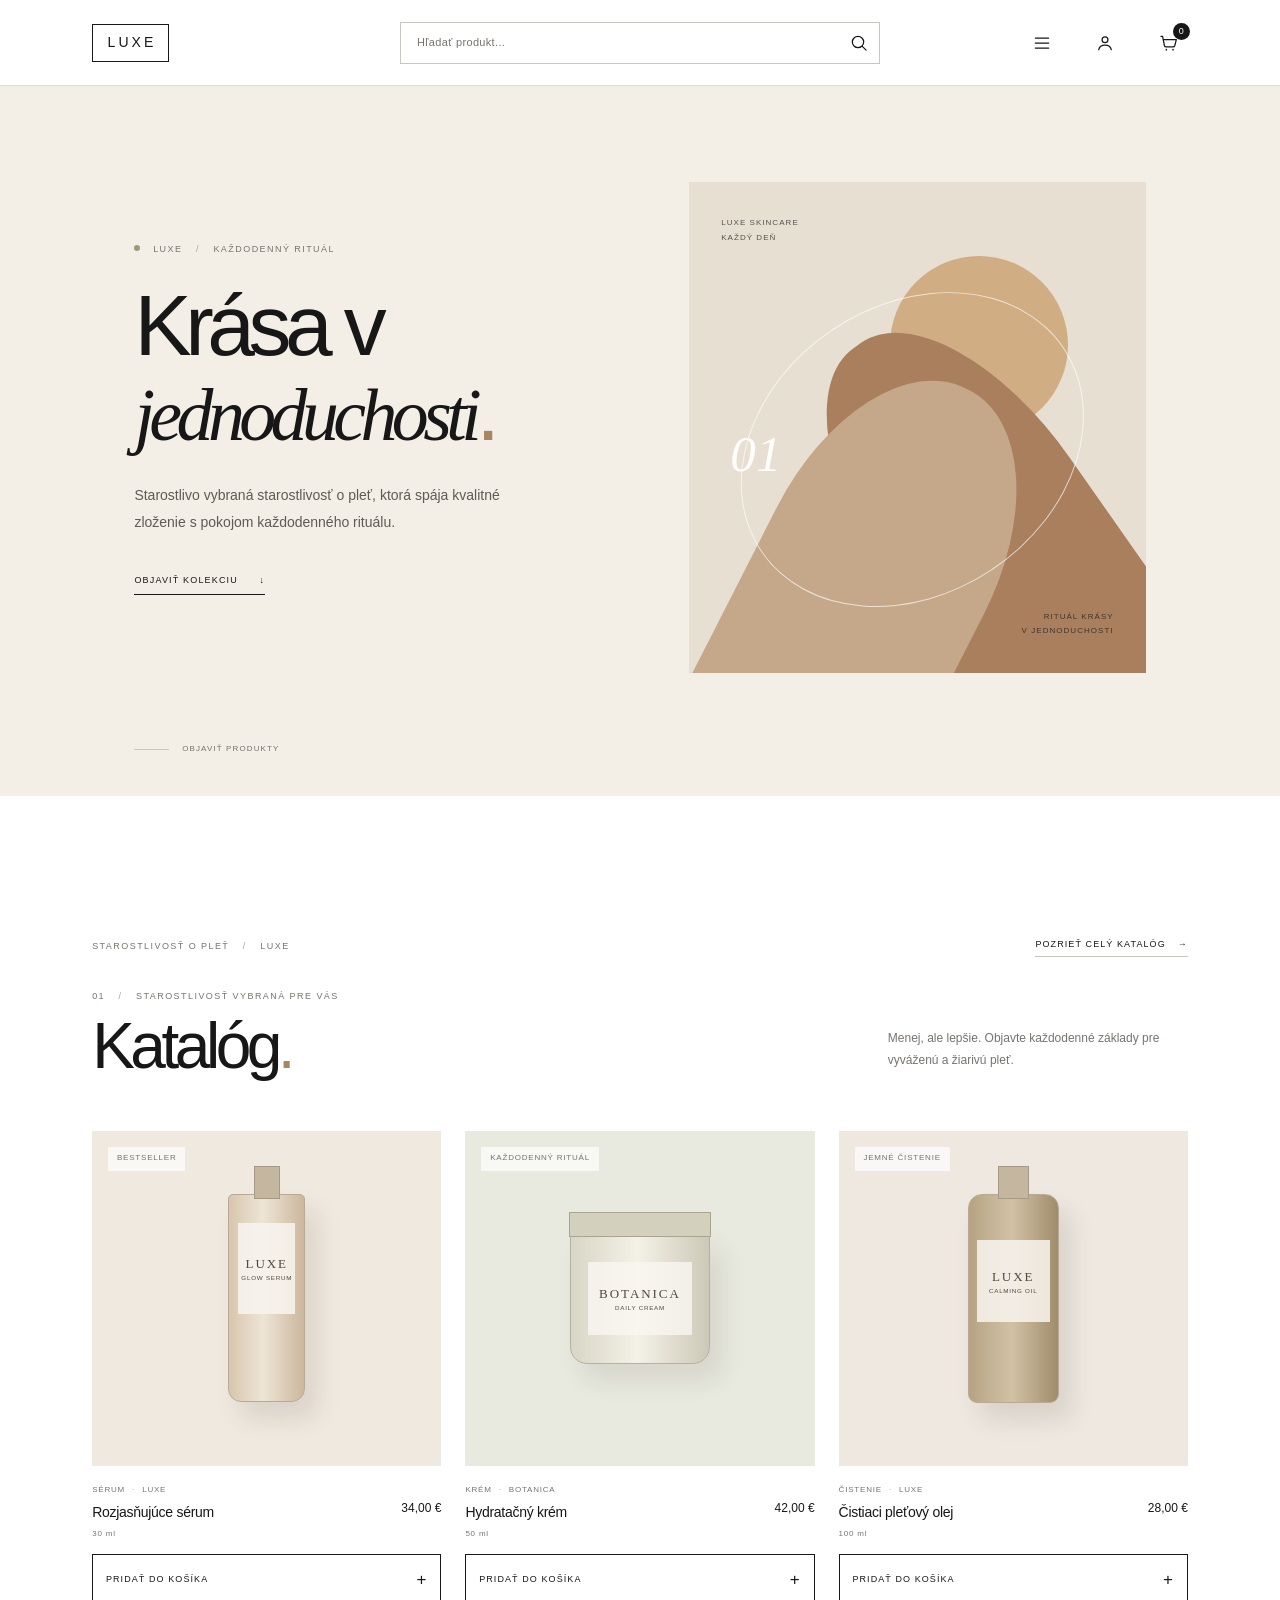
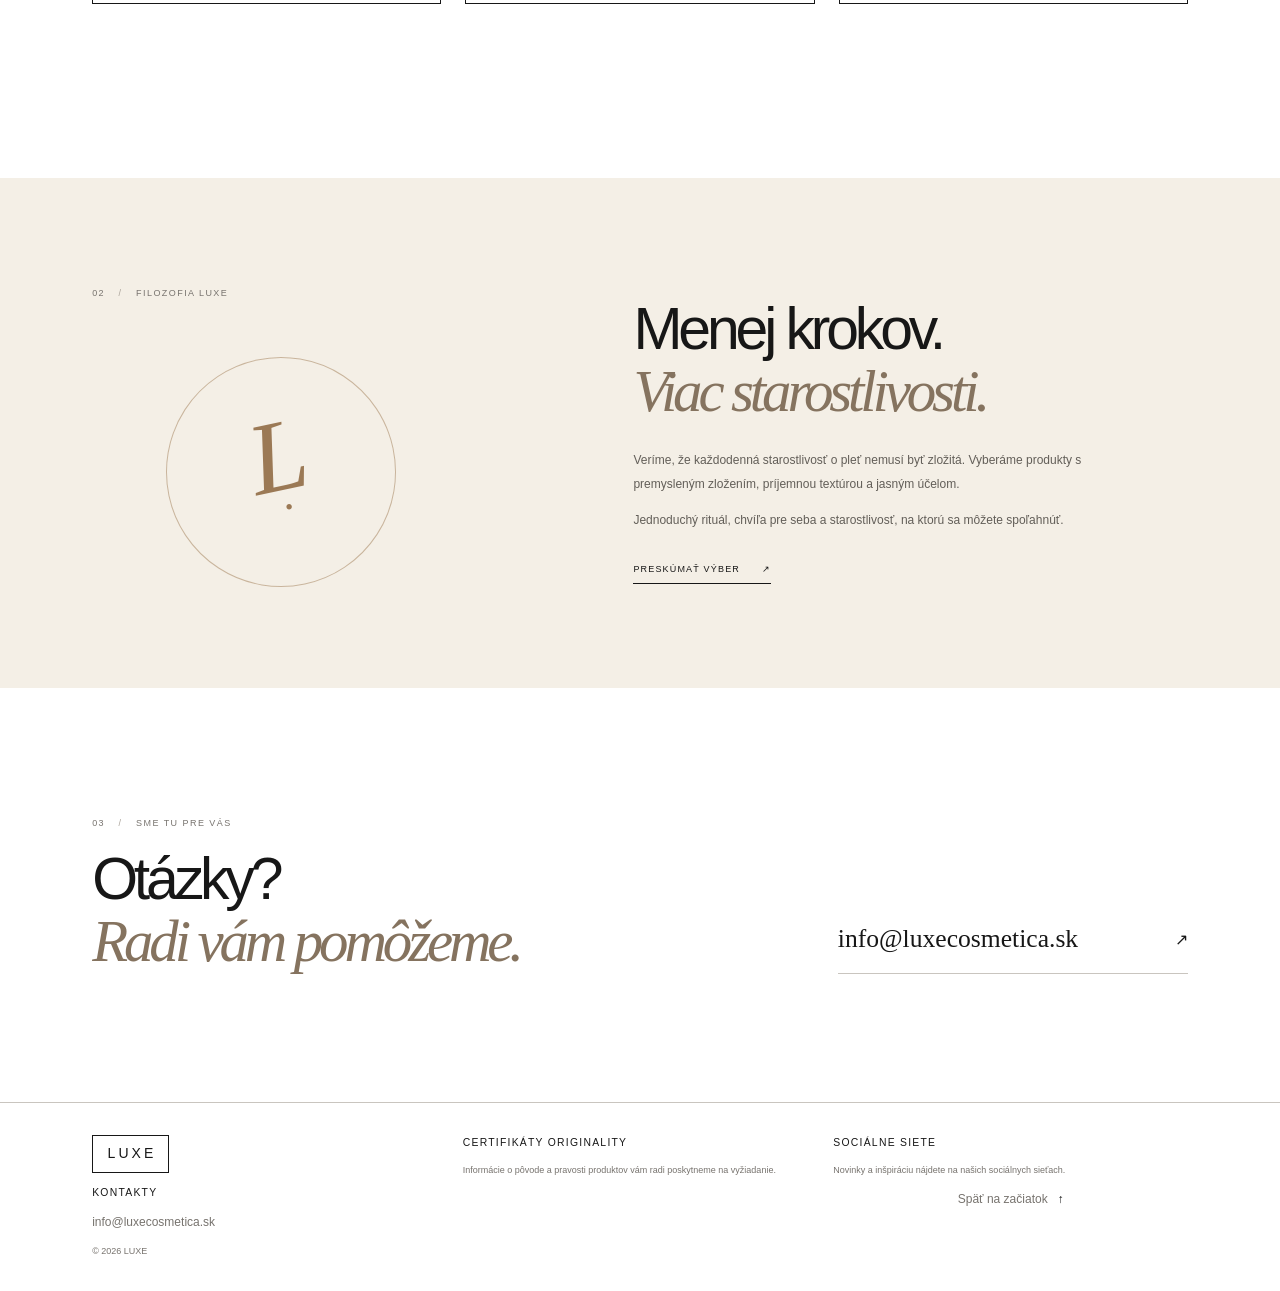
<file: index.html>
<!doctype html>
<html lang="sk">
<head>
  <meta charset="utf-8">
  <meta name="viewport" content="width=device-width, initial-scale=1">
  <meta name="theme-color" content="#f4efe6">
  <meta name="description" content="LUXE — starostlivo vybraná kozmetika pre každodenný rituál krásy.">
  <title>LUXE — kozmetika a starostlivosť o pleť</title>
  <link rel="icon" type="image/svg+xml" href="favicon.svg">
  <link rel="stylesheet" href="styles.css">
  <script src="script.js" defer></script>
</head>
<body>
  <header class="site-header">
    <a class="wordmark" href="#domov" aria-label="LUXE — úvod">LUXE</a>
    <form class="search-form" id="product-search" role="search">
      <label class="visually-hidden" for="search-input">Hľadať produkt</label>
      <input id="search-input" name="q" type="search" placeholder="Hľadať produkt..." autocomplete="off">
      <button class="icon-button search-submit" type="submit" aria-label="Hľadať">
        <svg aria-hidden="true" focusable="false" viewBox="0 0 24 24" fill="none">
          <circle cx="10.8" cy="10.8" r="6.8" stroke="currentColor" stroke-width="1.5"/>
          <path d="m16 16 4.5 4.5" stroke="currentColor" stroke-width="1.5" stroke-linecap="round"/>
        </svg>
      </button>
    </form>
    <nav class="header-actions" aria-label="Rýchla navigácia">
      <a class="icon-button" href="#projekty" aria-label="Otvoriť katalóg" title="Katalóg">
        <svg aria-hidden="true" focusable="false" viewBox="0 0 24 24" fill="none">
          <path d="M4 6h16M4 12h16M4 18h16" stroke="currentColor" stroke-width="1.5" stroke-linecap="round"/>
        </svg>
      </a>
      <a class="icon-button" href="#o-mne" aria-label="Profil používateľa" title="Profil">
        <svg aria-hidden="true" focusable="false" viewBox="0 0 24 24" fill="none">
          <circle cx="12" cy="8" r="3.5" stroke="currentColor" stroke-width="1.5"/>
          <path d="M4.5 20c.7-3.5 3.4-5.5 7.5-5.5s6.8 2 7.5 5.5" stroke="currentColor" stroke-width="1.5" stroke-linecap="round"/>
        </svg>
      </a>
      <button class="icon-button cart-trigger" type="button" aria-label="Košík, 0 položiek" aria-haspopup="dialog" aria-expanded="false" aria-controls="cart-dialog">
        <svg aria-hidden="true" focusable="false" viewBox="0 0 24 24" fill="none">
          <path d="M3.5 4h2l2.2 11.1a2 2 0 0 0 2 1.6h8.5a2 2 0 0 0 1.9-1.4L22 8H7" stroke="currentColor" stroke-width="1.5" stroke-linecap="round" stroke-linejoin="round"/>
          <circle cx="10" cy="20" r="1" fill="currentColor"/>
          <circle cx="18" cy="20" r="1" fill="currentColor"/>
        </svg>
        <span class="cart-count" id="cart-count" aria-hidden="true">0</span>
      </button>
    </nav>
  </header>

  <dialog class="cart-dialog" id="cart-dialog" aria-labelledby="cart-title">
    <div class="cart-header">
      <div>
        <p class="eyebrow">Váš výber</p>
        <h2 id="cart-title">Košík<span class="period">.</span></h2>
      </div>
      <button class="icon-button cart-close" type="button" aria-label="Zavrieť košík">
        <svg aria-hidden="true" focusable="false" viewBox="0 0 24 24" fill="none">
          <path d="m6 6 12 12M18 6 6 18" stroke="currentColor" stroke-width="1.5" stroke-linecap="round"/>
        </svg>
      </button>
    </div>
    <p class="cart-empty" id="cart-empty">Váš košík je zatiaľ prázdny.</p>
    <ul class="cart-items" id="cart-items" aria-live="polite"></ul>
    <div class="cart-footer">
      <p class="cart-total">Spolu <strong id="cart-total">0,00 €</strong></p>
      <button class="checkout-button" id="checkout-button" type="button" disabled>Prejsť k nákupu</button>
      <button class="continue-shopping-button" id="continue-shopping-button" type="button">Pokračovať v nákupe</button>
    </div>
  </dialog>
  <p class="cart-announcement" id="cart-announcement" aria-live="polite"></p>

  <main>
    <section class="hero" id="domov" aria-labelledby="hero-title">
      <div class="hero-copy" data-reveal>
        <p class="eyebrow"><span class="status-dot"></span> LUXE <span class="eyebrow-divider">/</span> Každodenný rituál</p>
        <h1 id="hero-title">Krása v<br><span class="name">jednoduchosti</span><span class="period">.</span></h1>
        <p class="hero-description">Starostlivo vybraná starostlivosť o pleť, ktorá spája kvalitné zloženie s pokojom každodenného rituálu.</p>
        <a class="text-link" href="#projekty">Objaviť kolekciu <span aria-hidden="true">↓</span></a>
      </div>

      <div class="hero-art" aria-label="Abstraktná ilustrácia v teplých odtieňoch" role="img" data-reveal>
        <div class="art-caption art-caption-top">LUXE SKINCARE<br>KAŽDÝ DEŇ</div>
        <div class="art-sun"></div>
        <div class="art-shape art-shape-back"></div>
        <div class="art-shape art-shape-front"></div>
        <div class="art-orbit"></div>
        <span class="art-mark">01</span>
        <div class="art-caption art-caption-bottom">RITUÁL KRÁSY<br>V JEDNODUCHOSTI</div>
      </div>

      <a class="scroll-note" href="#projekty"><span class="scroll-line"></span> Objaviť produkty</a>
    </section>

    <section class="projects section-wrap" id="projekty" aria-labelledby="catalog-title">
      <div class="catalog-topline">
        <p class="eyebrow">STAROSTLIVOSŤ O PLEŤ <span class="eyebrow-divider">/</span> LUXE</p>
        <a class="catalog-all-link" href="katalog.html">POZRIEŤ CELÝ KATALÓG <span aria-hidden="true">→</span></a>
      </div>
      <div class="section-heading" data-reveal>
        <div>
          <p class="eyebrow">01 <span class="eyebrow-divider">/</span> Starostlivosť vybraná pre vás</p>
          <h2 id="catalog-title">Katalóg<span class="period">.</span></h2>
        </div>
        <p class="section-intro">Menej, ale lepšie. Objavte každodenné základy pre vyváženú a žiarivú pleť.</p>
      </div>

      <div class="product-grid" id="product-grid">
        <article class="product-card" data-reveal data-category="serum" data-brand="luxe" data-price="34" data-search="serum rozjasnujuce vitamin c ziara">
          <div class="product-visual visual-serum" aria-hidden="true">
            <span class="product-bottle serum-bottle"><span class="bottle-cap"></span><span class="bottle-label">LUXE<br><small>GLOW SERUM</small></span></span>
            <span class="product-badge">Bestseller</span>
          </div>
          <div class="product-info">
            <div><p class="product-category">SÉRUM <span>·</span> LUXE</p><h3>Rozjasňujúce sérum</h3><p class="product-size">30 ml</p></div>
            <span class="product-price">34,00 €</span>
          </div>
          <button class="add-to-cart" type="button" data-product-id="glow-serum" data-product-name="Rozjasňujúce sérum" data-product-price="34">Pridať do košíka <span aria-hidden="true">+</span></button>
        </article>

        <article class="product-card" data-reveal data-category="cream" data-brand="botanica" data-price="42" data-search="hydratacny krem obnova vyziva">
          <div class="product-visual visual-cream" aria-hidden="true">
            <span class="cream-jar"><span class="jar-lid"></span><span class="jar-label">BOTANICA<br><small>DAILY CREAM</small></span></span>
            <span class="product-badge">Každodenný rituál</span>
          </div>
          <div class="product-info">
            <div><p class="product-category">KRÉM <span>·</span> BOTANICA</p><h3>Hydratačný krém</h3><p class="product-size">50 ml</p></div>
            <span class="product-price">42,00 €</span>
          </div>
          <button class="add-to-cart" type="button" data-product-id="daily-cream" data-product-name="Hydratačný krém" data-product-price="42">Pridať do košíka <span aria-hidden="true">+</span></button>
        </article>

        <article class="product-card" data-reveal data-category="cleanser" data-brand="luxe" data-price="28" data-search="cistiaci olej odlicenie jemny">
          <div class="product-visual visual-oil" aria-hidden="true">
            <span class="product-bottle oil-bottle"><span class="bottle-cap"></span><span class="bottle-label">LUXE<br><small>CALMING OIL</small></span></span>
            <span class="product-badge">Jemné čistenie</span>
          </div>
          <div class="product-info">
            <div><p class="product-category">ČISTENIE <span>·</span> LUXE</p><h3>Čistiaci pleťový olej</h3><p class="product-size">100 ml</p></div>
            <span class="product-price">28,00 €</span>
          </div>
          <button class="add-to-cart" type="button" data-product-id="calming-oil" data-product-name="Čistiaci pleťový olej" data-product-price="28">Pridať do košíka <span aria-hidden="true">+</span></button>
        </article>
      </div>
      <p class="search-results" id="search-results" role="status" aria-live="polite"></p>
    </section>

    <section class="about" id="o-mne" aria-labelledby="about-title">
      <div class="about-inner section-wrap">
        <div class="about-aside" data-reveal>
          <p class="eyebrow">02 <span class="eyebrow-divider">/</span> Filozofia LUXE</p>
          <span class="about-stamp" aria-hidden="true">L<br><span>·</span></span>
        </div>
        <div class="about-copy" data-reveal>
          <h2 id="about-title">Menej krokov.<br><span>Viac starostlivosti.</span></h2>
          <p>Veríme, že každodenná starostlivosť o pleť nemusí byť zložitá. Vyberáme produkty s premysleným zložením, príjemnou textúrou a jasným účelom.</p>
          <p>Jednoduchý rituál, chvíľa pre seba a starostlivosť, na ktorú sa môžete spoľahnúť.</p>
          <a class="text-link" href="#projekty">Preskúmať výber <span aria-hidden="true">↗</span></a>
        </div>
      </div>
    </section>

    <section class="contact section-wrap" id="kontakt" aria-labelledby="contact-title">
      <div class="contact-copy" data-reveal>
        <p class="eyebrow">03 <span class="eyebrow-divider">/</span> Sme tu pre vás</p>
        <h2 id="contact-title">Otázky?<br><span>Radi vám pomôžeme.</span></h2>
      </div>
      <a class="contact-link" href="mailto:info@luxecosmetica.sk" data-reveal>
        <span>info@luxecosmetica.sk</span>
        <span class="contact-arrow" aria-hidden="true">↗</span>
      </a>
    </section>
  </main>

  <footer class="site-footer home-footer">
    <section class="footer-column" aria-labelledby="footer-contact-title">
      <a class="wordmark" href="#domov" aria-label="LUXE — späť na začiatok">LUXE</a>
      <h2 class="footer-heading" id="footer-contact-title">Kontakty</h2>
      <a href="mailto:info@luxecosmetica.sk">info@luxecosmetica.sk</a>
      <p>© <span id="current-year">2025</span> LUXE</p>
    </section>
    <section class="footer-column" aria-labelledby="footer-certificates-title">
      <h2 class="footer-heading" id="footer-certificates-title">Certifikáty originality</h2>
      <p>Informácie o pôvode a pravosti produktov vám radi poskytneme na vyžiadanie.</p>
    </section>
    <section class="footer-column" aria-labelledby="footer-social-title">
      <h2 class="footer-heading" id="footer-social-title">Sociálne siete</h2>
      <p>Novinky a inšpiráciu nájdete na našich sociálnych sieťach.</p>
      <a class="back-to-top" href="#domov">Späť na začiatok <span aria-hidden="true">↑</span></a>
    </section>
  </footer>
</body>
</html>
</file>
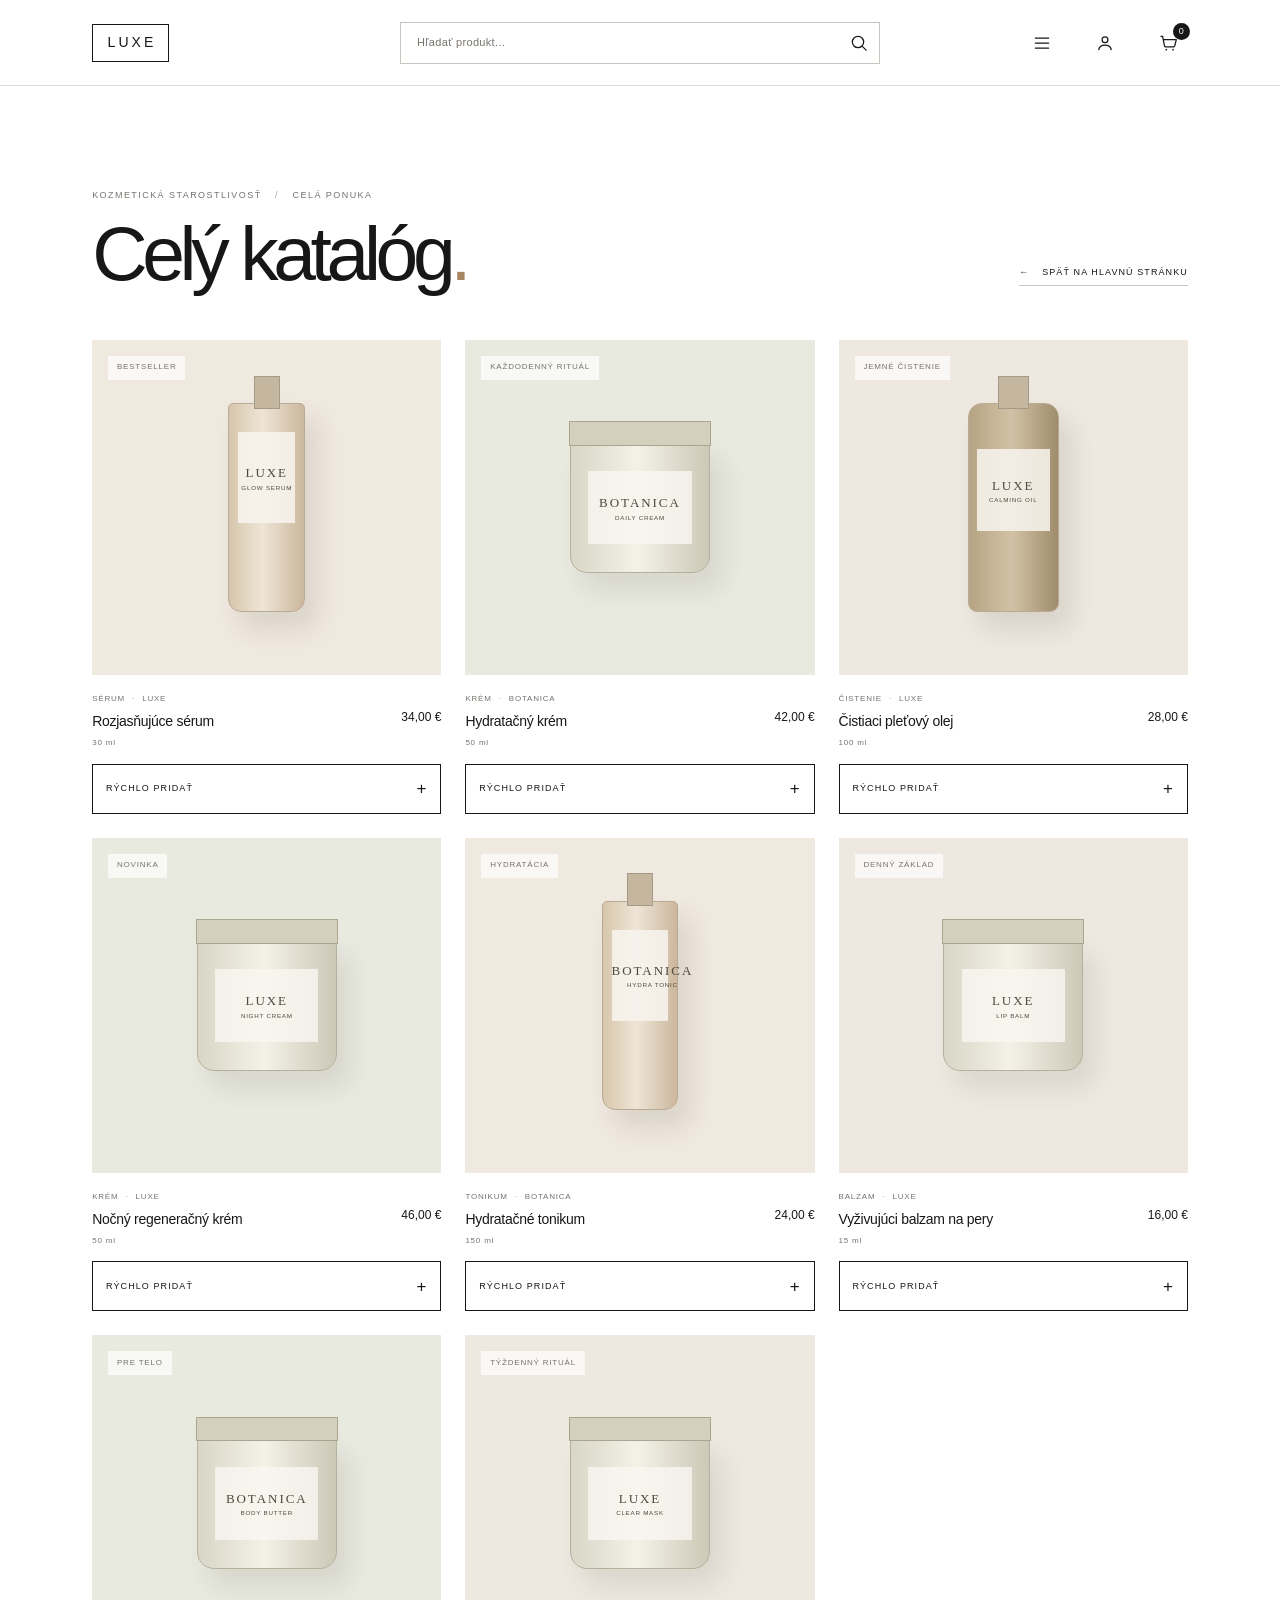
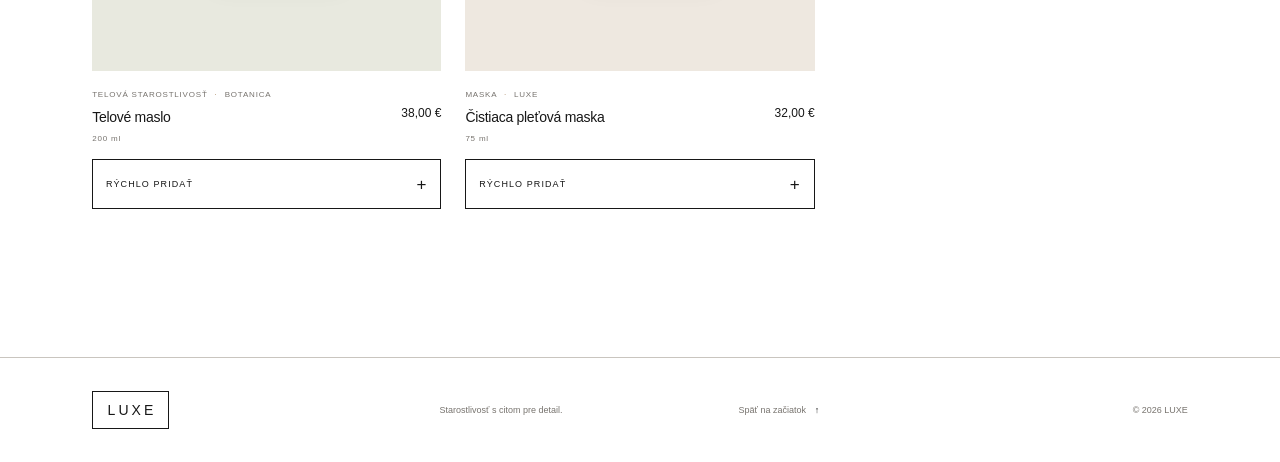
<file: katalog.html>
<!doctype html>
<html lang="sk">
<head>
  <meta charset="utf-8">
  <meta name="viewport" content="width=device-width, initial-scale=1">
  <meta name="theme-color" content="#f4efe6">
  <meta name="description" content="Celý katalóg kozmetiky a starostlivosti LUXE.">
  <title>LUXE — Celý katalóg</title>
  <link rel="icon" type="image/svg+xml" href="favicon.svg">
  <link rel="stylesheet" href="styles.css">
  <script src="script.js" defer></script>
</head>
<body>
  <header class="site-header">
    <a class="wordmark" href="index.html" aria-label="LUXE — hlavná stránka">LUXE</a>
    <form class="search-form" id="product-search" role="search">
      <label class="visually-hidden" for="search-input">Hľadať produkt</label>
      <input id="search-input" name="q" type="search" placeholder="Hľadať produkt..." autocomplete="off">
      <button class="icon-button search-submit" type="submit" aria-label="Hľadať">
        <svg aria-hidden="true" focusable="false" viewBox="0 0 24 24" fill="none">
          <circle cx="10.8" cy="10.8" r="6.8" stroke="currentColor" stroke-width="1.5"/>
          <path d="m16 16 4.5 4.5" stroke="currentColor" stroke-width="1.5" stroke-linecap="round"/>
        </svg>
      </button>
    </form>
    <nav class="header-actions" aria-label="Rýchla navigácia">
      <a class="icon-button" href="index.html#projekty" aria-label="Späť na hlavný katalóg" title="Hlavný katalóg">
        <svg aria-hidden="true" focusable="false" viewBox="0 0 24 24" fill="none">
          <path d="M4 6h16M4 12h16M4 18h16" stroke="currentColor" stroke-width="1.5" stroke-linecap="round"/>
        </svg>
      </a>
      <a class="icon-button" href="index.html#o-mne" aria-label="Profil používateľa" title="Profil">
        <svg aria-hidden="true" focusable="false" viewBox="0 0 24 24" fill="none">
          <circle cx="12" cy="8" r="3.5" stroke="currentColor" stroke-width="1.5"/>
          <path d="M4.5 20c.7-3.5 3.4-5.5 7.5-5.5s6.8 2 7.5 5.5" stroke="currentColor" stroke-width="1.5" stroke-linecap="round"/>
        </svg>
      </a>
      <button class="icon-button cart-trigger" type="button" aria-label="Košík, 0 položiek" aria-haspopup="dialog" aria-expanded="false" aria-controls="cart-dialog">
        <svg aria-hidden="true" focusable="false" viewBox="0 0 24 24" fill="none">
          <path d="M3.5 4h2l2.2 11.1a2 2 0 0 0 2 1.6h8.5a2 2 0 0 0 1.9-1.4L22 8H7" stroke="currentColor" stroke-width="1.5" stroke-linecap="round" stroke-linejoin="round"/>
          <circle cx="10" cy="20" r="1" fill="currentColor"/>
          <circle cx="18" cy="20" r="1" fill="currentColor"/>
        </svg>
        <span class="cart-count" id="cart-count" aria-hidden="true">0</span>
      </button>
    </nav>
  </header>

  <dialog class="cart-dialog" id="cart-dialog" aria-labelledby="cart-title">
    <div class="cart-header">
      <div>
        <p class="eyebrow">Váš výber</p>
        <h2 id="cart-title">Košík<span class="period">.</span></h2>
      </div>
      <button class="icon-button cart-close" type="button" aria-label="Zavrieť košík">
        <svg aria-hidden="true" focusable="false" viewBox="0 0 24 24" fill="none">
          <path d="m6 6 12 12M18 6 6 18" stroke="currentColor" stroke-width="1.5" stroke-linecap="round"/>
        </svg>
      </button>
    </div>
    <p class="cart-empty" id="cart-empty">Váš košík je zatiaľ prázdny.</p>
    <ul class="cart-items" id="cart-items" aria-live="polite"></ul>
    <div class="cart-footer">
      <p class="cart-total">Spolu <strong id="cart-total">0,00 €</strong></p>
      <button class="checkout-button" id="checkout-button" type="button" disabled>Prejsť k nákupu</button>
      <button class="continue-shopping-button" id="continue-shopping-button" type="button">Pokračovať v nákupe</button>
    </div>
  </dialog>
  <p class="cart-announcement" id="cart-announcement" aria-live="polite"></p>

  <main>
    <section class="catalog-page section-wrap" aria-labelledby="catalog-page-title">
      <div class="catalog-page-heading" data-reveal>
        <div>
          <p class="eyebrow">Kozmetická starostlivosť <span class="eyebrow-divider">/</span> Celá ponuka</p>
          <h1 id="catalog-page-title">Celý katalóg<span class="period">.</span></h1>
        </div>
        <a class="back-link" href="index.html"><span aria-hidden="true">←</span> Späť na hlavnú stránku</a>
      </div>

      <div class="product-grid catalog-page-grid" id="product-grid">
        <article class="product-card" data-reveal data-search="serum rozjasnujuce vitamin c ziara">
          <div class="product-visual visual-serum" aria-hidden="true"><span class="product-bottle serum-bottle"><span class="bottle-cap"></span><span class="bottle-label">LUXE<br><small>GLOW SERUM</small></span></span><span class="product-badge">Bestseller</span></div>
          <div class="product-info"><div><p class="product-category">SÉRUM <span>·</span> LUXE</p><h3>Rozjasňujúce sérum</h3><p class="product-size">30 ml</p></div><span class="product-price">34,00 €</span></div>
          <button class="add-to-cart" type="button" data-product-id="glow-serum" data-product-name="Rozjasňujúce sérum" data-product-price="34" aria-label="Pridať Rozjasňujúce sérum do košíka">Rýchlo pridať <span aria-hidden="true">+</span></button>
        </article>

        <article class="product-card" data-reveal data-search="hydratacny krem obnova vyziva">
          <div class="product-visual visual-cream" aria-hidden="true"><span class="cream-jar"><span class="jar-lid"></span><span class="jar-label">BOTANICA<br><small>DAILY CREAM</small></span></span><span class="product-badge">Každodenný rituál</span></div>
          <div class="product-info"><div><p class="product-category">KRÉM <span>·</span> BOTANICA</p><h3>Hydratačný krém</h3><p class="product-size">50 ml</p></div><span class="product-price">42,00 €</span></div>
          <button class="add-to-cart" type="button" data-product-id="daily-cream" data-product-name="Hydratačný krém" data-product-price="42" aria-label="Pridať Hydratačný krém do košíka">Rýchlo pridať <span aria-hidden="true">+</span></button>
        </article>

        <article class="product-card" data-reveal data-search="cistiaci olej odlicenie jemny">
          <div class="product-visual visual-oil" aria-hidden="true"><span class="product-bottle oil-bottle"><span class="bottle-cap"></span><span class="bottle-label">LUXE<br><small>CALMING OIL</small></span></span><span class="product-badge">Jemné čistenie</span></div>
          <div class="product-info"><div><p class="product-category">ČISTENIE <span>·</span> LUXE</p><h3>Čistiaci pleťový olej</h3><p class="product-size">100 ml</p></div><span class="product-price">28,00 €</span></div>
          <button class="add-to-cart" type="button" data-product-id="calming-oil" data-product-name="Čistiaci pleťový olej" data-product-price="28" aria-label="Pridať Čistiaci pleťový olej do košíka">Rýchlo pridať <span aria-hidden="true">+</span></button>
        </article>

        <article class="product-card" data-reveal data-search="nocny krem regeneracia obnova">
          <div class="product-visual visual-cream" aria-hidden="true"><span class="cream-jar"><span class="jar-lid"></span><span class="jar-label">LUXE<br><small>NIGHT CREAM</small></span></span><span class="product-badge">Novinka</span></div>
          <div class="product-info"><div><p class="product-category">KRÉM <span>·</span> LUXE</p><h3>Nočný regeneračný krém</h3><p class="product-size">50 ml</p></div><span class="product-price">46,00 €</span></div>
          <button class="add-to-cart" type="button" data-product-id="night-cream" data-product-name="Nočný regeneračný krém" data-product-price="46" aria-label="Pridať Nočný regeneračný krém do košíka">Rýchlo pridať <span aria-hidden="true">+</span></button>
        </article>

        <article class="product-card" data-reveal data-search="tonikum serum hydratacia pleť">
          <div class="product-visual visual-serum" aria-hidden="true"><span class="product-bottle serum-bottle"><span class="bottle-cap"></span><span class="bottle-label">BOTANICA<br><small>HYDRA TONIC</small></span></span><span class="product-badge">Hydratácia</span></div>
          <div class="product-info"><div><p class="product-category">TONIKUM <span>·</span> BOTANICA</p><h3>Hydratačné tonikum</h3><p class="product-size">150 ml</p></div><span class="product-price">24,00 €</span></div>
          <button class="add-to-cart" type="button" data-product-id="hydra-tonic" data-product-name="Hydratačné tonikum" data-product-price="24" aria-label="Pridať Hydratačné tonikum do košíka">Rýchlo pridať <span aria-hidden="true">+</span></button>
        </article>

        <article class="product-card" data-reveal data-search="balzam na pery ochrana krem">
          <div class="product-visual visual-oil" aria-hidden="true"><span class="cream-jar"><span class="jar-lid"></span><span class="jar-label">LUXE<br><small>LIP BALM</small></span></span><span class="product-badge">Denný základ</span></div>
          <div class="product-info"><div><p class="product-category">BALZAM <span>·</span> LUXE</p><h3>Vyživujúci balzam na pery</h3><p class="product-size">15 ml</p></div><span class="product-price">16,00 €</span></div>
          <button class="add-to-cart" type="button" data-product-id="lip-balm" data-product-name="Vyživujúci balzam na pery" data-product-price="16" aria-label="Pridať Vyživujúci balzam na pery do košíka">Rýchlo pridať <span aria-hidden="true">+</span></button>
        </article>

        <article class="product-card" data-reveal data-search="maslo telove vyziva peleg">
          <div class="product-visual visual-cream" aria-hidden="true"><span class="cream-jar"><span class="jar-lid"></span><span class="jar-label">BOTANICA<br><small>BODY BUTTER</small></span></span><span class="product-badge">Pre telo</span></div>
          <div class="product-info"><div><p class="product-category">TELOVÁ STAROSTLIVOSŤ <span>·</span> BOTANICA</p><h3>Telové maslo</h3><p class="product-size">200 ml</p></div><span class="product-price">38,00 €</span></div>
          <button class="add-to-cart" type="button" data-product-id="body-butter" data-product-name="Telové maslo" data-product-price="38" aria-label="Pridať Telové maslo do košíka">Rýchlo pridať <span aria-hidden="true">+</span></button>
        </article>

        <article class="product-card" data-reveal data-search="pleti maska detox cistiaca">
          <div class="product-visual visual-oil" aria-hidden="true"><span class="cream-jar"><span class="jar-lid"></span><span class="jar-label">LUXE<br><small>CLEAR MASK</small></span></span><span class="product-badge">Týždenný rituál</span></div>
          <div class="product-info"><div><p class="product-category">MASKA <span>·</span> LUXE</p><h3>Čistiaca pleťová maska</h3><p class="product-size">75 ml</p></div><span class="product-price">32,00 €</span></div>
          <button class="add-to-cart" type="button" data-product-id="clear-mask" data-product-name="Čistiaca pleťová maska" data-product-price="32" aria-label="Pridať Čistiacu pleťovú masku do košíka">Rýchlo pridať <span aria-hidden="true">+</span></button>
        </article>
      </div>
      <p class="search-results" id="search-results" role="status" aria-live="polite"></p>
    </section>
  </main>

  <footer class="site-footer">
    <a class="wordmark" href="index.html">LUXE</a>
    <p>Starostlivosť s citom pre detail.</p>
    <a class="back-to-top" href="katalog.html">Späť na začiatok <span aria-hidden="true">↑</span></a>
    <span class="copyright">© <span id="current-year">2025</span> LUXE</span>
  </footer>
</body>
</html>
</file>
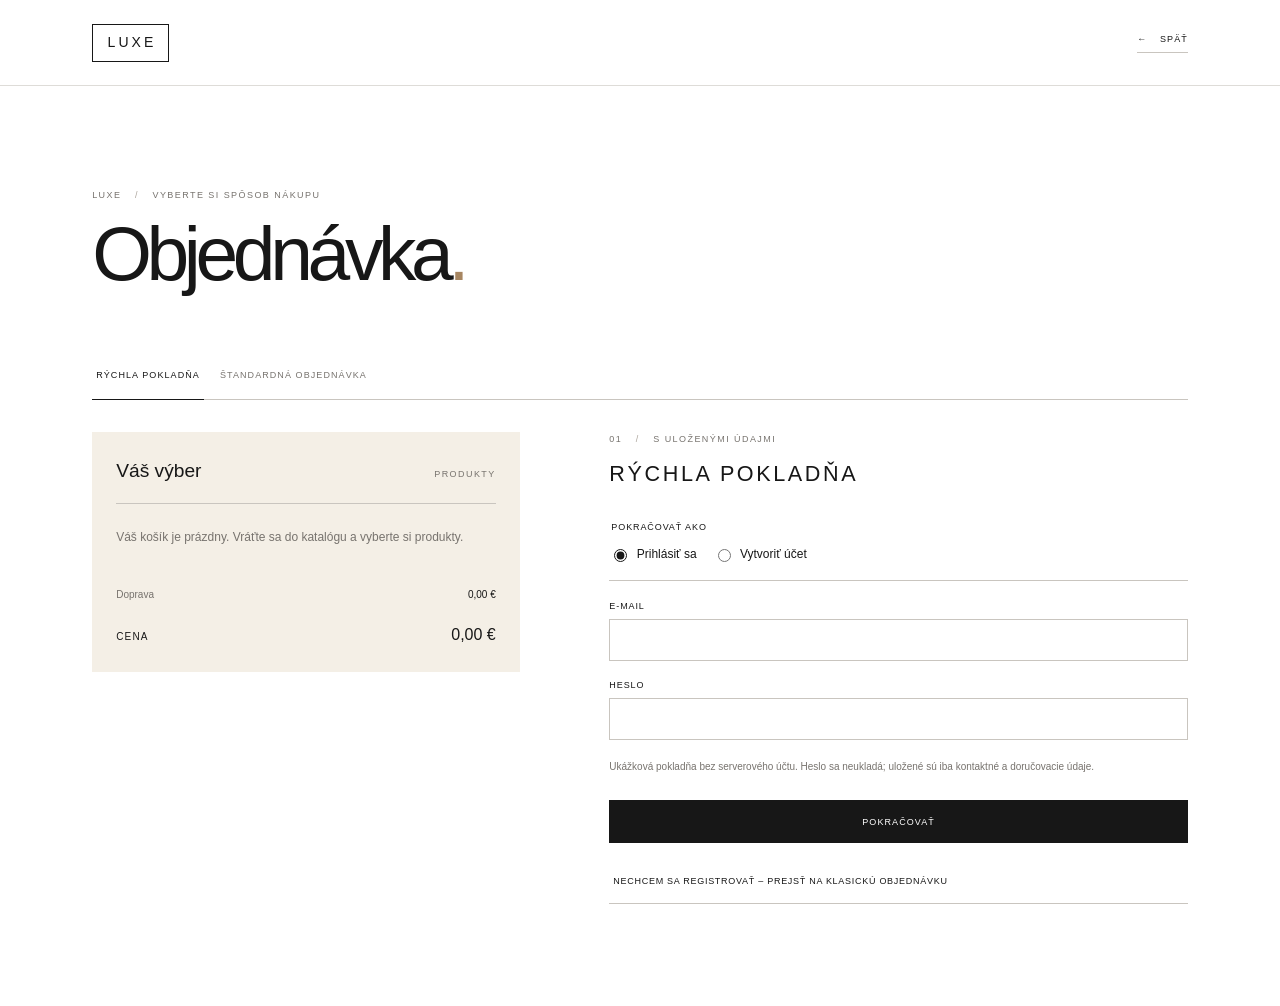
<file: objednavka.html>
<!doctype html>
<html lang="sk">
<head>
  <meta charset="utf-8">
  <meta name="viewport" content="width=device-width, initial-scale=1">
  <meta name="theme-color" content="#f4efe6">
  <meta name="description" content="Dokončite objednávku v rýchlej pokladni LUXE.">
  <title>LUXE — Objednávka</title>
  <link rel="icon" type="image/svg+xml" href="favicon.svg">
  <link rel="stylesheet" href="styles.css">
  <script src="script.js" defer></script>
</head>
<body>
  <header class="checkout-header">
    <a class="wordmark" href="index.html" aria-label="LUXE — hlavná stránka">LUXE</a>
    <a class="back-link" href="index.html"><span aria-hidden="true">←</span> SPÄŤ</a>
  </header>

  <main class="checkout-main">
    <div class="checkout-heading">
      <p class="eyebrow">LUXE <span class="eyebrow-divider">/</span> Vyberte si spôsob nákupu</p>
      <h1>Objednávka<span class="period">.</span></h1>
    </div>

    <div class="checkout-mode-switch" role="group" aria-label="Vyberte spôsob objednávky">
      <button class="checkout-mode-button is-active" type="button" data-checkout-mode="quick" aria-pressed="true" aria-controls="quick-checkout-panel">Rýchla pokladňa</button>
      <button class="checkout-mode-button" type="button" data-checkout-mode="standard" aria-pressed="false" aria-controls="standard-checkout-panel">Štandardná objednávka</button>
    </div>

    <div class="checkout-layout">
      <section class="checkout-review" aria-labelledby="checkout-items-title">
        <div class="checkout-section-heading">
          <h2 id="checkout-items-title">Váš výber</h2>
          <span class="eyebrow">Produkty</span>
        </div>
        <ul class="checkout-items" id="checkout-items" aria-live="polite"></ul>
        <p class="checkout-empty" id="checkout-empty" hidden>Váš košík je prázdny. Vráťte sa do katalógu a vyberte si produkty.</p>
        <div class="checkout-delivery-total"><span>Doprava</span><strong id="checkout-delivery-total">3,90 €</strong></div>
        <div class="checkout-total">
          <span>CENA</span>
          <strong id="checkout-total">0,00 €</strong>
        </div>
      </section>

      <div class="checkout-panels">
        <section class="checkout-form-section" id="quick-checkout-panel" aria-labelledby="quick-checkout-title">
          <p class="eyebrow">01 <span class="eyebrow-divider">/</span> S uloženými údajmi</p>
          <h2 id="quick-checkout-title">RÝCHLA POKLADŇA</h2>
          <form class="checkout-form account-form" id="account-form">
            <fieldset class="account-choice">
              <legend>Pokračovať ako</legend>
              <label><input type="radio" name="account-action" value="login" checked> Prihlásiť sa</label>
              <label><input type="radio" name="account-action" value="register"> Vytvoriť účet</label>
            </fieldset>
            <label class="checkout-field" for="account-email">
              E-mail
              <input id="account-email" name="email" type="email" autocomplete="email" required>
            </label>
            <label class="checkout-field" for="account-password">
              Heslo
              <input id="account-password" name="password" type="password" autocomplete="current-password" minlength="8" required>
            </label>
            <p class="checkout-security-note">Ukážková pokladňa bez serverového účtu. Heslo sa neukladá; uložené sú iba kontaktné a doručovacie údaje.</p>
            <button class="checkout-button checkout-submit" type="submit">Pokračovať</button>
          </form>
          <p class="account-status" id="account-status" role="status" aria-live="polite" hidden></p>

          <form class="checkout-form quick-order-form" id="quick-order-form" hidden>
            <label class="checkout-field" for="quick-name">
              Meno a priezvisko
              <input id="quick-name" name="name" type="text" autocomplete="name" required>
            </label>
            <label class="checkout-field" for="quick-phone">
              Telefón
              <input id="quick-phone" name="phone" type="tel" autocomplete="tel" required>
            </label>
            <label class="checkout-field" for="quick-street">
              Ulica a číslo
              <input id="quick-street" name="street" type="text" autocomplete="street-address" required>
            </label>
            <div class="checkout-field-row">
              <label class="checkout-field" for="quick-city">
                Mesto
                <input id="quick-city" name="city" type="text" autocomplete="address-level2" required>
              </label>
              <label class="checkout-field" for="quick-postal-code">
                PSČ
                <input id="quick-postal-code" name="postalCode" type="text" autocomplete="postal-code" required>
              </label>
            </div>
            <label class="checkout-field" for="quick-delivery">
              Doprava
              <select id="quick-delivery" name="delivery" required>
                <option value="courier" data-cost="3.9">Kuriér na adresu – 3,90 €</option>
                <option value="packeta" data-cost="2.5">Packeta / Z-BOX – 2,50 €</option>
                <option value="express" data-cost="5.9">Expresný kuriér – 5,90 €</option>
              </select>
            </label>
            <label class="checkout-field" for="quick-payment">
              Platba
              <select id="quick-payment" name="payment" required>
                <option value="online">Platba ihneď online</option>
                <option value="cod">Platba pri doručení / Dobierka</option>
              </select>
            </label>
            <button class="checkout-button checkout-submit" type="submit">Dokončiť objednávku</button>
          </form>
          <button class="guest-checkout-button" id="guest-checkout-button" type="button">Nechcem sa registrovať – prejsť na klasickú objednávku</button>
        </section>

        <section class="checkout-form-section" id="standard-checkout-panel" aria-labelledby="standard-checkout-title" hidden>
          <p class="eyebrow">01 <span class="eyebrow-divider">/</span> Bez registrácie</p>
          <h2 id="standard-checkout-title">ŠTANDARDNÁ OBJEDNÁVKA</h2>
          <form class="checkout-form standard-order-form" id="standard-order-form">
            <details class="checkout-accordion" open>
              <summary>1. Osobné údaje</summary>
              <div class="checkout-accordion-content">
                <label class="checkout-field" for="standard-name">
                  Meno a priezvisko
                  <input id="standard-name" name="name" type="text" autocomplete="name" required>
                </label>
                <label class="checkout-field" for="standard-email">
                  E-mail
                  <input id="standard-email" name="email" type="email" autocomplete="email" required>
                </label>
                <label class="checkout-field" for="standard-phone">
                  Telefón
                  <input id="standard-phone" name="phone" type="tel" autocomplete="tel" required>
                </label>
              </div>
            </details>

            <details class="checkout-accordion">
              <summary>2. Doprava</summary>
              <div class="checkout-accordion-content">
                <label class="checkout-field" for="standard-street">
                  Ulica a číslo
                  <input id="standard-street" name="street" type="text" autocomplete="street-address" required>
                </label>
                <div class="checkout-field-row">
                  <label class="checkout-field" for="standard-city">
                    Mesto
                    <input id="standard-city" name="city" type="text" autocomplete="address-level2" required>
                  </label>
                  <label class="checkout-field" for="standard-postal-code">
                    PSČ
                    <input id="standard-postal-code" name="postalCode" type="text" autocomplete="postal-code" required>
                  </label>
                </div>
                <label class="checkout-field" for="standard-delivery">
                  Spôsob dopravy
                  <select id="standard-delivery" name="delivery" required>
                    <option value="courier" data-cost="3.9">Kuriér na adresu – 3,90 €</option>
                    <option value="packeta" data-cost="2.5">Packeta / Z-BOX – 2,50 €</option>
                    <option value="express" data-cost="5.9">Expresný kuriér – 5,90 €</option>
                  </select>
                </label>
              </div>
            </details>

            <details class="checkout-accordion">
              <summary>3. Platba</summary>
              <div class="checkout-accordion-content">
                <label class="checkout-field" for="standard-payment">
                  Spôsob platby
                  <select id="standard-payment" name="payment" required>
                    <option value="online">Platba ihneď online</option>
                    <option value="cod">Platba pri doručení / Dobierka</option>
                  </select>
                </label>
              </div>
            </details>

            <button class="checkout-button checkout-submit" type="submit">Dokončiť objednávku</button>
          </form>
        </section>
        <p class="checkout-confirmation" id="order-confirmation" role="status" aria-live="polite" hidden></p>
      </div>
    </div>
  </main>

  <dialog class="payment-dialog" id="payment-dialog" aria-labelledby="payment-title">
    <div class="payment-dialog-header">
      <div>
        <p class="eyebrow">LUXE <span class="eyebrow-divider">/</span> Ukážkový režim</p>
        <h2 id="payment-title">Platobná brána<span class="period">.</span></h2>
      </div>
      <button class="icon-button payment-dialog-close" type="button" aria-label="Zavrieť platobné okno">
        <svg aria-hidden="true" focusable="false" viewBox="0 0 24 24" fill="none">
          <path d="m6 6 12 12M18 6 6 18" stroke="currentColor" stroke-width="1.5" stroke-linecap="round"/>
        </svg>
      </button>
    </div>
    <p class="payment-demo-notice">Ukážková platobná brána — nezadávajte skutočné údaje. Platba sa nespracuje.</p>
    <p class="payment-amount">Na úhradu <strong id="payment-amount">0,00 €</strong></p>
    <form class="payment-form" id="payment-form">
      <fieldset class="payment-methods">
        <legend>Vyberte spôsob platby</legend>
        <label><input type="radio" name="gateway-method" value="card" checked> Platobná karta</label>
        <label><input type="radio" name="gateway-method" value="apple-pay"> Apple Pay</label>
        <label><input type="radio" name="gateway-method" value="google-pay"> Google Pay</label>
        <label><input type="radio" name="gateway-method" value="paypal"> PayPal</label>
        <label><input type="radio" name="gateway-method" value="bank"> Okamžitý bankový prevod</label>
      </fieldset>
      <div class="payment-card-fields" id="payment-card-fields">
        <label class="checkout-field" for="payment-card-number">
          Číslo karty
          <input id="payment-card-number" name="cardNumber" type="text" inputmode="numeric" autocomplete="off" placeholder="0000 0000 0000 0000" maxlength="23" pattern="[0-9 ]{12,23}" required>
        </label>
        <div class="checkout-field-row">
          <label class="checkout-field" for="payment-card-expiry">
            Platnosť MM/RR
            <input id="payment-card-expiry" name="cardExpiry" type="text" inputmode="numeric" autocomplete="off" placeholder="MM/RR" maxlength="5" pattern="(0[1-9]|1[0-2])/[0-9]{2}" required>
          </label>
          <label class="checkout-field" for="payment-card-cvv">
            CVV
            <input id="payment-card-cvv" name="cardCvv" type="password" inputmode="numeric" autocomplete="off" maxlength="4" pattern="[0-9]{3,4}" required>
          </label>
        </div>
        <label class="checkout-field" for="payment-cardholder">
          Meno držiteľa
          <input id="payment-cardholder" name="cardholder" type="text" autocomplete="off" required>
        </label>
      </div>
      <p class="payment-method-note" id="payment-method-note" hidden></p>
      <button class="checkout-button payment-submit" type="submit">Potvrdiť ukážkovú platbu</button>
    </form>
  </dialog>
</body>
</html>
</file>
<file: styles.css>
:root {
  color-scheme: light;
  --paper: #ffffff;
  --cream: #f4efe6;
  --ink: #171717;
  --muted: #77736e;
  --line: #c9c5bf;
  --soft: #f0f0ef;
  --sand: #d8c3a8;
  --serif: Georgia, "Times New Roman", serif;
  --sans: "Helvetica Neue", Helvetica, Arial, sans-serif;
}

* {
  box-sizing: border-box;
}

html {
  scroll-behavior: smooth;
  scroll-padding-top: 5rem;
}

body {
  margin: 0;
  background: var(--paper);
  color: var(--ink);
  font-family: var(--sans);
  font-size: 15px;
  line-height: 1.6;
  -webkit-font-smoothing: antialiased;
}

a {
  color: inherit;
  text-decoration: none;
}

a:focus-visible,
button:focus-visible {
  outline: 2px solid var(--ink);
  outline-offset: 5px;
}

.site-header {
  position: relative;
  z-index: 5;
  display: grid;
  min-height: 86px;
  grid-template-columns: 1fr minmax(240px, 480px) 1fr;
  align-items: center;
  gap: 2rem;
  padding: 0 7.2%;
  background: var(--paper);
  border-bottom: 1px solid rgba(201, 197, 191, 0.6);
}

.wordmark {
  display: inline-flex;
  width: fit-content;
  min-width: 76px;
  min-height: 38px;
  align-items: center;
  justify-content: center;
  border: 1px solid var(--ink);
  font-size: 14px;
  font-weight: 500;
  letter-spacing: 0.22em;
  padding: 0.4rem 0.7rem 0.4rem 0.9rem;
  transition: background-color 180ms ease, color 180ms ease;
}

.wordmark:hover {
  background: var(--ink);
  color: var(--paper);
}

.period {
  color: #a78661;
}

.search-form {
  position: relative;
  width: 100%;
}

.search-form input {
  width: 100%;
  min-height: 42px;
  padding: 0.65rem 3.25rem 0.65rem 1rem;
  border: 1px solid var(--line);
  border-radius: 0;
  appearance: none;
  background: var(--paper);
  color: var(--ink);
  font: inherit;
  font-size: 11px;
  letter-spacing: 0.03em;
}

.search-form input::placeholder {
  color: var(--muted);
  opacity: 1;
}

.search-form input:focus {
  border-color: var(--ink);
  outline: 1px solid var(--ink);
  outline-offset: 1px;
}

.header-actions {
  display: flex;
  align-items: center;
  justify-self: end;
  gap: clamp(0.7rem, 1.8vw, 1.5rem);
}

.icon-button {
  position: relative;
  display: grid;
  width: 40px;
  height: 40px;
  place-items: center;
  padding: 0;
  border: 0;
  background: transparent;
  color: var(--ink);
  cursor: pointer;
  transition: color 180ms ease, background-color 180ms ease;
}

.icon-button svg {
  display: block;
  width: 20px;
  height: 20px;
}

.icon-button:hover {
  color: var(--muted);
}

.search-submit {
  position: absolute;
  top: 1px;
  right: 1px;
  width: 40px;
  height: 40px;
}

.cart-count {
  position: absolute;
  top: 0;
  right: -2px;
  display: grid;
  min-width: 17px;
  height: 17px;
  place-items: center;
  padding: 0 4px;
  border-radius: 50%;
  background: var(--ink);
  color: var(--paper);
  font-size: 9px;
  line-height: 1;
}

.back-to-top:hover {
  color: var(--muted);
}

.hero {
  position: relative;
  display: grid;
  min-height: min(690px, calc(100svh - 82px));
  grid-template-columns: 1.05fr 0.95fr;
  align-items: center;
  gap: 5%;
  overflow: hidden;
  padding: 6rem 10.5% 7.7rem;
  background: var(--cream);
}

.hero-copy {
  position: relative;
  z-index: 1;
  padding-bottom: 1.1rem;
}

.eyebrow {
  margin: 0;
  color: var(--muted);
  font-size: 9px;
  font-weight: 500;
  letter-spacing: 0.16em;
  line-height: 1.7;
  text-transform: uppercase;
}

.status-dot {
  display: inline-block;
  width: 6px;
  height: 6px;
  margin-right: 0.55rem;
  border-radius: 50%;
  background: #9c9b73;
  vertical-align: 1px;
}

.eyebrow-divider {
  padding: 0 0.6rem;
  color: #aaa39a;
}

.hero h1 {
  margin: 1.65rem 0 1.35rem;
  font-size: clamp(3.2rem, 6.7vw, 6.3rem);
  font-weight: 400;
  letter-spacing: -0.075em;
  line-height: 0.99;
}

.hero h1 .name {
  font-family: var(--serif);
  font-size: 0.86em;
  font-style: italic;
  font-weight: 400;
  letter-spacing: -0.075em;
}

.hero-description {
  max-width: 370px;
  margin: 1.8rem 0 1.9rem;
  color: #5e5a55;
  font-size: 14px;
  line-height: 1.9;
}

.text-link {
  display: inline-flex;
  align-items: center;
  gap: 1.35rem;
  padding: 0.15rem 0 0.45rem;
  border-bottom: 1px solid var(--ink);
  font-size: 9px;
  font-weight: 500;
  letter-spacing: 0.13em;
  text-transform: uppercase;
  transition: gap 180ms ease;
}

.text-link:hover {
  gap: 1.8rem;
}

.hero-art {
  position: relative;
  width: min(100%, 475px);
  aspect-ratio: 0.93;
  justify-self: end;
  overflow: hidden;
  background: #e8dfd3;
}

.art-sun {
  position: absolute;
  top: 15%;
  right: 17%;
  width: 39%;
  aspect-ratio: 1;
  border-radius: 50%;
  background: #d1ad84;
}

.art-shape {
  position: absolute;
  transform: rotate(-35deg);
}

.art-shape-back {
  right: 11%;
  bottom: -16%;
  width: 48%;
  height: 91%;
  border-radius: 48% 48% 0 0;
  background: #a97f5e;
}

.art-shape-front {
  bottom: -18%;
  left: 16%;
  width: 51%;
  height: 80%;
  border-radius: 49% 49% 0 0;
  background: #c5a889;
  transform: rotate(27deg);
}

.art-orbit {
  position: absolute;
  top: 25%;
  left: 9%;
  width: 80%;
  height: 59%;
  border: 1px solid rgba(255, 255, 255, 0.65);
  border-radius: 50%;
  transform: rotate(-34deg);
}

.art-caption {
  position: absolute;
  z-index: 1;
  color: rgba(23, 23, 23, 0.7);
  font-size: 8px;
  letter-spacing: 0.13em;
  line-height: 1.8;
}

.art-caption-top {
  top: 7%;
  left: 7%;
}

.art-caption-bottom {
  right: 7%;
  bottom: 7%;
  text-align: right;
}

.art-mark {
  position: absolute;
  z-index: 1;
  top: 47%;
  left: 9%;
  color: rgba(255, 255, 255, 0.92);
  font-family: var(--serif);
  font-size: clamp(2.5rem, 4vw, 4rem);
  font-style: italic;
}

.scroll-note {
  position: absolute;
  bottom: 2.5rem;
  left: 10.5%;
  display: flex;
  align-items: center;
  gap: 0.8rem;
  color: var(--muted);
  font-size: 8px;
  letter-spacing: 0.14em;
  text-transform: uppercase;
}

.scroll-line {
  width: 35px;
  height: 1px;
  background: var(--line);
}

.section-wrap {
  width: min(100% - 14.4%, 1280px);
  margin-inline: auto;
}

.projects {
  padding-top: clamp(6rem, 11vw, 10rem);
  padding-bottom: clamp(6.5rem, 11vw, 10rem);
}

.catalog-page {
  min-height: calc(100svh - 191px);
  padding-top: clamp(4rem, 8vw, 7rem);
  padding-bottom: clamp(5rem, 9vw, 8rem);
}

.catalog-page-heading {
  display: flex;
  align-items: flex-end;
  justify-content: space-between;
  gap: 2rem;
  margin-bottom: 3rem;
}

.catalog-page-heading h1 {
  margin: 0.7rem 0 0;
  font-size: clamp(3rem, 6vw, 5.5rem);
  font-weight: 400;
  letter-spacing: -0.07em;
  line-height: 1;
}

.back-link {
  display: inline-flex;
  align-items: center;
  gap: 0.8rem;
  margin-bottom: 0.35rem;
  padding-bottom: 0.35rem;
  border-bottom: 1px solid var(--line);
  font-size: 9px;
  font-weight: 500;
  letter-spacing: 0.12em;
  text-transform: uppercase;
  transition: gap 180ms ease, border-color 180ms ease;
}

.back-link:hover {
  gap: 1rem;
  border-color: var(--ink);
}

.checkout-header {
  display: flex;
  min-height: 86px;
  align-items: center;
  justify-content: space-between;
  gap: 1rem;
  padding-inline: 7.2%;
  border-bottom: 1px solid rgba(201, 197, 191, 0.6);
}

.checkout-header .back-link {
  margin: 0;
}

.checkout-main {
  width: min(100% - 14.4%, 1120px);
  margin: 0 auto;
  padding-block: clamp(4rem, 8vw, 7rem);
}

.checkout-heading {
  margin-bottom: clamp(2.5rem, 5vw, 4.5rem);
}

.checkout-heading h1 {
  margin: 0.7rem 0 0;
  font-size: clamp(3rem, 6vw, 5.5rem);
  font-weight: 400;
  letter-spacing: -0.07em;
  line-height: 1;
}

.checkout-layout {
  display: grid;
  grid-template-columns: minmax(280px, 0.85fr) minmax(0, 1.15fr);
  align-items: start;
  gap: clamp(2.5rem, 7vw, 6rem);
}

.checkout-mode-switch {
  display: flex;
  gap: 0.75rem;
  margin-bottom: 2rem;
  border-bottom: 1px solid var(--line);
}

.checkout-mode-button {
  position: relative;
  padding: 0.8rem 0.25rem 1rem;
  border: 0;
  background: transparent;
  color: var(--muted);
  cursor: pointer;
  font: inherit;
  font-size: 9px;
  font-weight: 500;
  letter-spacing: 0.12em;
  text-transform: uppercase;
}

.checkout-mode-button::after {
  position: absolute;
  right: 0;
  bottom: -1px;
  left: 0;
  height: 1px;
  background: transparent;
  content: "";
}

.checkout-mode-button.is-active {
  color: var(--ink);
}

.checkout-mode-button.is-active::after {
  background: var(--ink);
}

.checkout-review {
  padding: 1.5rem;
  background: var(--cream);
  position: sticky;
  top: 1.5rem;
}

.checkout-section-heading {
  display: flex;
  align-items: baseline;
  justify-content: space-between;
  gap: 1rem;
  padding-bottom: 1rem;
  border-bottom: 1px solid var(--line);
}

.checkout-section-heading h2 {
  margin: 0;
  font-size: 1.2rem;
  font-weight: 400;
}

.checkout-items {
  margin: 0;
  padding: 0;
  list-style: none;
}

.checkout-item {
  display: grid;
  grid-template-columns: 76px minmax(0, 1fr) auto;
  align-items: center;
  gap: 1rem;
  padding: 1.2rem 0;
  border-bottom: 1px solid var(--line);
}

.checkout-item-thumbnail {
  width: 76px;
  height: 76px;
  overflow: hidden;
  border-radius: 50%;
}

.checkout-item-thumbnail .product-visual {
  width: 100%;
  min-height: 0;
  height: 100%;
  aspect-ratio: auto;
}

.checkout-item-thumbnail .product-badge {
  top: 4px;
  left: 4px;
  padding: 2px 3px;
  font-size: 4px;
}

.checkout-item-thumbnail .bottle-label,
.checkout-item-thumbnail .jar-label {
  font-size: 5px;
  letter-spacing: 0.06em;
}

.checkout-item-details {
  min-width: 0;
}

.checkout-item-details h3 {
  margin: 0;
  font-size: 13px;
  font-weight: 500;
}

.checkout-item-details p {
  margin: 0.35rem 0 0;
  color: var(--muted);
  font-size: 10px;
  letter-spacing: 0.04em;
}

.checkout-item > strong {
  font-size: 12px;
  font-weight: 500;
  white-space: nowrap;
}

.checkout-total {
  display: flex;
  align-items: baseline;
  justify-content: space-between;
  padding-top: 1.2rem;
  font-size: 10px;
  letter-spacing: 0.12em;
}

.checkout-delivery-total {
  display: flex;
  justify-content: space-between;
  padding-top: 1rem;
  color: var(--muted);
  font-size: 10px;
}

.checkout-delivery-total strong {
  color: var(--ink);
  font-weight: 400;
}

.checkout-total strong {
  font-size: 1rem;
  font-weight: 500;
  letter-spacing: 0;
}

.checkout-empty {
  margin: 1.5rem 0;
  color: var(--muted);
  font-size: 12px;
}

.checkout-form-section > .eyebrow {
  margin: 0 0 0.6rem;
}

.checkout-form-section h2 {
  margin: 0 0 1.8rem;
  font-size: 1.35rem;
  font-weight: 400;
  letter-spacing: 0.12em;
}

.checkout-form-section[hidden],
.checkout-form[hidden],
.checkout-empty[hidden],
.account-status[hidden],
.checkout-confirmation[hidden] {
  display: none;
}

.checkout-form {
  display: grid;
  gap: 1.1rem;
}

.account-choice {
  display: flex;
  flex-wrap: wrap;
  gap: 1rem;
  margin: 0;
  padding: 0 0 1rem;
  border: 0;
  border-bottom: 1px solid var(--line);
}

.account-choice legend {
  margin-bottom: 0.65rem;
  font-size: 9px;
  font-weight: 500;
  letter-spacing: 0.1em;
  text-transform: uppercase;
}

.account-choice label {
  display: inline-flex;
  align-items: center;
  gap: 0.4rem;
  font-size: 12px;
}

.account-choice input {
  accent-color: var(--ink);
}

.checkout-security-note,
.account-status {
  margin: 0;
  color: var(--muted);
  font-size: 10px;
  line-height: 1.7;
}

.account-status {
  margin-top: 1rem;
}

.guest-checkout-button {
  width: 100%;
  margin-top: 1rem;
  padding: 0.9rem 0.25rem;
  border: 0;
  border-bottom: 1px solid var(--line);
  background: transparent;
  color: var(--ink);
  cursor: pointer;
  font: inherit;
  font-size: 9px;
  font-weight: 500;
  letter-spacing: 0.08em;
  text-align: left;
  text-transform: uppercase;
}

.guest-checkout-button:hover {
  border-color: var(--ink);
}

.checkout-field-row {
  display: grid;
  grid-template-columns: 1fr 0.65fr;
  gap: 0.8rem;
}

.checkout-field {
  display: grid;
  gap: 0.35rem;
  font-size: 9px;
  font-weight: 500;
  letter-spacing: 0.1em;
  text-transform: uppercase;
}

.checkout-field input,
.checkout-field select {
  width: 100%;
  min-height: 42px;
  padding: 0.55rem 0.7rem;
  border: 1px solid var(--line);
  border-radius: 0;
  background: var(--paper);
  color: var(--ink);
  font: inherit;
  font-size: 13px;
  letter-spacing: 0;
  text-transform: none;
}

.checkout-field input:focus,
.checkout-field select:focus {
  border-color: var(--ink);
  outline: 1px solid var(--ink);
  outline-offset: 1px;
}

.checkout-accordion {
  border-top: 1px solid var(--line);
}

.checkout-accordion:last-of-type {
  border-bottom: 1px solid var(--line);
}

.checkout-accordion summary {
  display: flex;
  align-items: center;
  justify-content: space-between;
  gap: 1rem;
  padding: 1rem 0;
  cursor: pointer;
  font-size: 9px;
  font-weight: 500;
  letter-spacing: 0.1em;
  text-transform: uppercase;
  list-style: none;
}

.checkout-accordion summary::-webkit-details-marker {
  display: none;
}

.checkout-accordion summary::after {
  color: var(--muted);
  content: "+";
  font-size: 16px;
  font-weight: 300;
}

.checkout-accordion[open] summary::after {
  content: "−";
}

.checkout-accordion-content {
  display: grid;
  gap: 1rem;
  padding: 0.2rem 0 1.2rem;
}

.checkout-submit {
  justify-content: center;
  margin-top: 0.5rem;
}

.checkout-confirmation {
  margin: 1.5rem 0 0;
  padding: 1rem;
  border: 1px solid var(--line);
  color: var(--muted);
  font-size: 12px;
}

.payment-dialog {
  position: fixed;
  inset: 50% auto auto 50%;
  width: min(520px, calc(100% - 2rem));
  max-width: none;
  max-height: min(90dvh, 760px);
  margin: 0;
  padding: clamp(1.4rem, 5vw, 2.25rem);
  overflow-y: auto;
  border: 1px solid var(--line);
  background: var(--paper);
  color: var(--ink);
  box-shadow: 0 18px 60px rgba(23, 23, 23, 0.16);
  transform: translate(-50%, -50%);
}

.payment-dialog[open] {
  display: block;
}

.payment-dialog::backdrop {
  background: rgba(23, 23, 23, 0.48);
}

.payment-dialog-header {
  display: flex;
  align-items: flex-start;
  justify-content: space-between;
  gap: 1rem;
  padding-bottom: 1.2rem;
  border-bottom: 1px solid var(--line);
}

.payment-dialog-header h2 {
  margin: 0.4rem 0 0;
  font-size: clamp(1.6rem, 6vw, 2rem);
  font-weight: 400;
  letter-spacing: -0.06em;
}

.payment-demo-notice {
  margin: 1.2rem 0;
  padding: 0.75rem;
  background: var(--cream);
  color: var(--muted);
  font-size: 10px;
  line-height: 1.6;
}

.payment-amount {
  display: flex;
  justify-content: space-between;
  margin: 0 0 1.2rem;
  font-size: 12px;
}

.payment-amount strong {
  font-weight: 500;
}

.payment-form {
  display: grid;
  gap: 1.2rem;
}

.payment-methods {
  display: grid;
  gap: 0.2rem;
  margin: 0;
  padding: 0;
  border: 0;
}

.payment-methods legend {
  margin-bottom: 0.55rem;
  font-size: 9px;
  font-weight: 500;
  letter-spacing: 0.1em;
  text-transform: uppercase;
}

.payment-methods label {
  display: flex;
  align-items: center;
  gap: 0.65rem;
  padding: 0.65rem 0;
  border-bottom: 1px solid var(--line);
  font-size: 12px;
}

.payment-methods input {
  accent-color: var(--ink);
}

.payment-card-fields {
  display: grid;
  gap: 1rem;
}

.payment-card-fields[hidden],
.payment-method-note[hidden] {
  display: none;
}

.payment-method-note {
  margin: 0;
  color: var(--muted);
  font-size: 10px;
  line-height: 1.6;
}

.payment-submit {
  justify-content: center;
}

.catalog-page-grid {
  grid-template-columns: repeat(4, minmax(0, 1fr));
  row-gap: 3rem;
}

.catalog-page-grid .product-visual {
  min-height: 190px;
}

.catalog-topline {
  display: flex;
  align-items: center;
  justify-content: space-between;
  gap: 1rem;
  margin-bottom: 2rem;
}

.catalog-all-link {
  display: inline-flex;
  align-items: center;
  gap: 0.75rem;
  padding-bottom: 0.3rem;
  border-bottom: 1px solid var(--line);
  font-size: 9px;
  font-weight: 500;
  letter-spacing: 0.12em;
  text-transform: uppercase;
  transition: gap 180ms ease, border-color 180ms ease;
}

.catalog-all-link:hover {
  gap: 1rem;
  border-color: var(--ink);
}

.section-heading {
  display: flex;
  align-items: end;
  justify-content: space-between;
  gap: 3rem;
  margin-bottom: 3.3rem;
}

.section-heading h2 {
  margin: 0.6rem 0 0;
  font-size: clamp(2.6rem, 5vw, 4.5rem);
  font-weight: 400;
  letter-spacing: -0.07em;
  line-height: 1;
}

.section-intro {
  max-width: 300px;
  margin: 0 0 0.35rem;
  color: var(--muted);
  font-size: 12px;
  line-height: 1.9;
}

.product-grid {
  display: grid;
  grid-template-columns: repeat(3, minmax(0, 1fr));
  gap: 1.5rem;
}

.product-card {
  min-width: 0;
}

.product-visual {
  position: relative;
  display: grid;
  min-height: 220px;
  aspect-ratio: 1.04;
  place-items: center;
  overflow: hidden;
}

.visual-serum {
  background: #f0e9df;
}

.visual-cream {
  background: #e8e9df;
}

.visual-oil {
  background: #eee8e0;
}

.product-bottle {
  position: relative;
  display: flex;
  width: 25%;
  height: 57%;
  flex-direction: column;
  align-items: center;
  border: 1px solid #b9aa96;
  border-radius: 5px 5px 13px 13px;
  background: linear-gradient(90deg, #d7c6ac, #eee5d7 45%, #cbb79c);
  box-shadow: 12px 17px 24px rgba(67, 55, 42, 0.12);
  transition: transform 300ms ease;
}

.product-card:hover .product-bottle,
.product-card:hover .cream-jar {
  transform: translateY(-5px);
}

.serum-bottle {
  height: 62%;
  width: 22%;
}

.bottle-cap {
  position: absolute;
  top: -14%;
  width: 35%;
  height: 16%;
  border: 1px solid #a69a87;
  background: #c5b69f;
}

.bottle-label,
.jar-label {
  display: grid;
  width: 76%;
  height: 44%;
  align-content: center;
  margin-top: 37%;
  background: rgba(248, 245, 239, 0.86);
  color: #4f493f;
  font-family: var(--serif);
  font-size: clamp(8px, 1.15vw, 13px);
  letter-spacing: 0.15em;
  line-height: 1.5;
  text-align: center;
}

.bottle-label small,
.jar-label small {
  font-family: var(--sans);
  font-size: 0.48em;
  letter-spacing: 0.12em;
}

.oil-bottle {
  width: 26%;
  height: 62%;
  border-radius: 14px 14px 9px 9px;
  background: linear-gradient(90deg, #b5a383, #d2c2a5 48%, #9f8c6b);
}

.oil-bottle .bottle-label {
  width: 82%;
  height: 40%;
  margin-top: 50%;
}

.cream-jar {
  position: relative;
  display: flex;
  width: 40%;
  height: 39%;
  align-items: center;
  justify-content: center;
  border: 1px solid #b6b09e;
  border-radius: 4px 4px 17px 17px;
  background: linear-gradient(90deg, #d8d6c6, #f4f1e7 48%, #ccc9b8);
  box-shadow: 12px 17px 24px rgba(67, 55, 42, 0.1);
  transition: transform 300ms ease;
}

.jar-lid {
  position: absolute;
  top: -17%;
  width: 103%;
  height: 19%;
  border: 1px solid #aaa590;
  background: #d3d0be;
}

.jar-label {
  width: 75%;
  height: 57%;
  margin: 0;
  background: rgba(250, 248, 242, 0.78);
}

.product-badge {
  position: absolute;
  top: 1rem;
  left: 1rem;
  padding: 0.35rem 0.55rem;
  background: rgba(255, 255, 255, 0.7);
  color: var(--muted);
  font-size: 8px;
  letter-spacing: 0.1em;
  text-transform: uppercase;
}

.product-info {
  display: flex;
  align-items: start;
  justify-content: space-between;
  gap: 0.75rem;
  padding: 1.1rem 0 0.85rem;
}

.product-category,
.product-size {
  margin: 0;
  color: var(--muted);
  font-size: 8px;
  letter-spacing: 0.1em;
}

.product-category span {
  padding-inline: 0.25rem;
  color: #a78661;
}

.product-info h3 {
  margin: 0.28rem 0;
  font-size: 14px;
  font-weight: 500;
  letter-spacing: -0.02em;
}

.product-price {
  padding-top: 0.95rem;
  font-size: 12px;
  white-space: nowrap;
}

.add-to-cart,
.checkout-button,
.continue-shopping-button {
  display: flex;
  width: 100%;
  min-height: 43px;
  align-items: center;
  justify-content: space-between;
  padding: 0.65rem 0.8rem;
  border: 1px solid var(--ink);
  border-radius: 0;
  background: transparent;
  color: var(--ink);
  cursor: pointer;
  font: inherit;
  font-size: 9px;
  font-weight: 500;
  letter-spacing: 0.12em;
  text-transform: uppercase;
  transition: background-color 180ms ease, color 180ms ease;
}

.add-to-cart:hover,
.checkout-button:not(:disabled):hover,
.continue-shopping-button:hover {
  background: var(--ink);
  color: var(--paper);
}

.add-to-cart span {
  font-size: 17px;
  font-weight: 300;
}

.add-to-cart:active {
  transform: translateY(1px);
}

.search-results {
  min-height: 1.5em;
  margin: 1rem 0 0;
  color: var(--muted);
  font-size: 11px;
}

.product-grid [hidden] {
  display: none;
}

.visually-hidden {
  position: absolute;
  width: 1px;
  height: 1px;
  overflow: hidden;
  clip: rect(0, 0, 0, 0);
  white-space: nowrap;
  clip-path: inset(50%);
}

.cart-dialog {
  position: fixed;
  inset: 0 0 0 auto;
  width: min(440px, 100%);
  height: 100dvh;
  max-height: 100dvh;
  margin: 0 0 0 auto;
  padding: 2rem;
  overflow-y: auto;
  border: 0;
  background: var(--paper);
  color: var(--ink);
  box-shadow: -8px 0 30px rgba(23, 23, 23, 0.08);
}

.cart-dialog[open] {
  display: flex;
  flex-direction: column;
}

.cart-dialog::backdrop {
  background: rgba(23, 23, 23, 0.32);
}

.cart-header {
  display: flex;
  align-items: center;
  justify-content: space-between;
  padding-bottom: 1.5rem;
  border-bottom: 1px solid var(--line);
}

.cart-header h2 {
  margin: 0.3rem 0 0;
  font-size: 2rem;
  font-weight: 400;
  letter-spacing: -0.06em;
}

.cart-items {
  flex: 1;
  overflow-y: auto;
  margin: 0;
  padding: 0;
  list-style: none;
}

.cart-item {
  display: flex;
  align-items: center;
  justify-content: initial;
  gap: 1rem;
  padding: 1.2rem 0;
  border-bottom: 1px solid var(--line);
}

.cart-item-thumbnail {
  flex: 0 0 64px;
  width: 64px;
  height: 64px;
  overflow: hidden;
}

.cart-item-thumbnail .product-visual {
  width: 100%;
  min-height: 0;
  height: 100%;
  aspect-ratio: auto;
}

.cart-item-thumbnail .product-badge {
  top: 3px;
  left: 3px;
  padding: 2px 3px;
  font-size: 4px;
}

.cart-item-thumbnail .bottle-label,
.cart-item-thumbnail .jar-label {
  font-size: 5px;
  letter-spacing: 0.06em;
}

.cart-item-details {
  flex: 1;
  min-width: 0;
}

.cart-item h3 {
  margin: 0;
  font-size: 13px;
  font-weight: 500;
}

.cart-item p {
  margin: 0.3rem 0 0;
  color: var(--muted);
  font-size: 11px;
}

.cart-item-controls {
  display: flex;
  flex: 0 0 auto;
  align-items: center;
  gap: 0.5rem;
}

.cart-item-controls button {
  display: grid;
  width: 28px;
  height: 28px;
  place-items: center;
  border: 1px solid var(--line);
  background: transparent;
  color: var(--ink);
  cursor: pointer;
}

.cart-item-controls button:hover {
  border-color: var(--ink);
}

.cart-item-controls .remove-item {
  margin-left: 0.25rem;
  border: 0;
  color: var(--muted);
  font-size: 17px;
}

.cart-empty {
  margin: 2rem 0;
  color: var(--muted);
  font-size: 13px;
}

.cart-footer {
  padding-top: 1.5rem;
  border-top: 1px solid var(--line);
}

.cart-total {
  display: flex;
  justify-content: space-between;
  margin: 0 0 1.3rem;
  font-size: 12px;
}

.cart-total strong {
  font-weight: 500;
}

.checkout-button {
  justify-content: center;
  background: var(--ink);
  color: var(--paper);
}

.continue-shopping-button {
  justify-content: center;
  margin-top: 0.65rem;
  background: transparent;
}

.checkout-button:disabled {
  border-color: var(--line);
  background: var(--soft);
  color: var(--muted);
  cursor: not-allowed;
}

.cart-announcement {
  position: absolute;
  width: 1px;
  height: 1px;
  overflow: hidden;
  clip: rect(0, 0, 0, 0);
  white-space: nowrap;
  clip-path: inset(50%);
}

.about {
  background: var(--cream);
}

.about-inner {
  display: grid;
  min-height: 485px;
  grid-template-columns: 0.85fr 1.15fr;
  align-items: center;
  gap: 12%;
  padding-block: 6.5rem;
}

.about-aside {
  position: relative;
  align-self: stretch;
  padding-top: 0.3rem;
}

.about-stamp {
  position: absolute;
  top: 25%;
  left: 18%;
  display: grid;
  width: clamp(120px, 18vw, 230px);
  aspect-ratio: 1;
  place-content: center;
  border: 1px solid rgba(167, 134, 97, 0.55);
  border-radius: 50%;
  color: #9b7955;
  font-family: var(--serif);
  font-size: clamp(3.5rem, 8vw, 6.5rem);
  font-style: italic;
  line-height: 0.7;
  text-align: center;
  transform: rotate(-12deg);
}

.about-stamp span {
  font-size: 0.45em;
}

.about-copy {
  max-width: 590px;
}

.about-copy h2,
.contact h2 {
  margin: 1rem 0 1.5rem;
  font-size: clamp(2.4rem, 4.6vw, 4.3rem);
  font-weight: 400;
  letter-spacing: -0.07em;
  line-height: 1.06;
}

.about-copy h2 span,
.contact h2 span {
  color: #85735f;
  font-family: var(--serif);
  font-style: italic;
  font-weight: 400;
}

.about-copy > p:not(.eyebrow) {
  max-width: 490px;
  color: #625e58;
  font-size: 12px;
  line-height: 2;
}

.about-copy .text-link {
  margin-top: 1rem;
}

.contact {
  display: flex;
  align-items: end;
  justify-content: space-between;
  gap: 3rem;
  padding-block: clamp(6rem, 10vw, 9rem);
}

.contact h2 {
  margin-bottom: 0;
}

.contact-link {
  display: flex;
  min-width: min(38%, 350px);
  align-items: center;
  justify-content: space-between;
  gap: 1.5rem;
  padding: 0.8rem 0;
  border-bottom: 1px solid var(--line);
  font-family: var(--serif);
  font-size: clamp(1.1rem, 2vw, 1.6rem);
  transition: border-color 180ms ease;
}

.contact-link:hover {
  border-color: var(--ink);
}

.contact-arrow {
  font-family: var(--sans);
  font-size: 1rem;
  transition: transform 180ms ease;
}

.contact-link:hover .contact-arrow {
  transform: translate(3px, -3px);
}

.site-footer {
  display: grid;
  min-height: 105px;
  grid-template-columns: 1fr 1fr 1fr 1fr;
  align-items: center;
  gap: 1rem;
  padding: 1.5rem 7.2%;
  border-top: 1px solid var(--line);
}

.site-footer.home-footer {
  grid-template-columns: repeat(3, minmax(0, 1fr));
  align-items: start;
  padding-block: 2rem;
}

.home-footer .footer-column {
  display: grid;
  align-content: start;
  justify-items: start;
  gap: 0.75rem;
}

.home-footer .footer-heading {
  margin: 0;
  font-size: 0.65rem;
  font-weight: 500;
  letter-spacing: 0.12em;
  text-transform: uppercase;
}

.home-footer .footer-column > a:not(.wordmark) {
  color: var(--muted);
  font-size: 0.75rem;
}

.home-footer .footer-column p {
  text-align: left;
}

.site-footer p,
.copyright,
.back-to-top {
  margin: 0;
  color: var(--muted);
  font-size: 9px;
}

.site-footer p {
  text-align: center;
}

.back-to-top {
  justify-self: center;
  transition: color 180ms ease;
}

.back-to-top span {
  margin-left: 0.4rem;
  color: var(--ink);
}

.copyright {
  justify-self: end;
}

.motion-ready [data-reveal] {
  opacity: 0;
  transform: translateY(18px);
  transition: opacity 650ms ease, transform 650ms cubic-bezier(0.2, 0.65, 0.3, 1);
}

.motion-ready [data-reveal].is-visible {
  opacity: 1;
  transform: translateY(0);
}

.product-card:nth-child(2) {
  transition-delay: 80ms;
}

.product-card:nth-child(3) {
  transition-delay: 160ms;
}

@media (min-width: 1500px) {
  .hero {
    padding-right: max(10.5%, calc((100% - 1180px) / 2));
    padding-left: max(10.5%, calc((100% - 1180px) / 2));
  }
}

@media (max-width: 900px) {
  .site-header {
    grid-template-columns: auto minmax(180px, 1fr) auto;
    gap: 1.2rem;
    padding-inline: 5%;
  }

  .hero {
    min-height: 590px;
    gap: 3%;
    padding-inline: 7%;
  }

  .hero h1 {
    font-size: clamp(3rem, 7.2vw, 5rem);
  }

  .hero-art {
    width: 100%;
  }

  .scroll-note {
    left: 7%;
  }

  .section-wrap {
    width: 90%;
  }

  .product-grid {
    gap: 1rem;
  }

  .catalog-page-grid {
    grid-template-columns: repeat(2, minmax(0, 1fr));
  }

  .product-visual {
    min-height: 180px;
  }

  .product-info {
    flex-direction: column;
    gap: 0.2rem;
  }

  .product-price {
    padding-top: 0.2rem;
  }

  .about-inner {
    gap: 7%;
  }

  .site-footer {
    padding-inline: 5%;
  }

  .checkout-layout {
    grid-template-columns: 1fr;
    gap: 3rem;
  }

  .checkout-review {
    position: static;
  }
}

@media (max-width: 640px) {
  html {
    scroll-padding-top: 4rem;
  }

  .site-header {
    min-height: 0;
    grid-template-columns: 1fr auto;
    gap: 0.7rem 0.5rem;
    padding: 0.8rem 6%;
  }

  .site-header > .wordmark {
    min-width: 70px;
    min-height: 35px;
  }

  .checkout-header {
    min-height: 68px;
    padding-inline: 6%;
  }

  .checkout-main {
    width: 88%;
    padding-block: 3.5rem;
  }

  .checkout-mode-switch {
    flex-direction: column;
    gap: 0;
  }

  .checkout-mode-button {
    text-align: left;
  }

  .checkout-review {
    padding: 1.1rem;
  }

  .checkout-item {
    grid-template-columns: 60px minmax(0, 1fr) auto;
    gap: 0.7rem;
  }

  .checkout-item-thumbnail {
    width: 60px;
    height: 60px;
  }

  .search-form {
    grid-column: 1 / -1;
    grid-row: 2;
  }

  .header-actions {
    gap: 0.15rem;
  }

  .header-actions .icon-button {
    width: 36px;
    height: 36px;
  }

  .icon-button svg {
    width: 18px;
    height: 18px;
  }

  .search-form input {
    min-height: 40px;
  }

  .cart-dialog {
    padding: 1.4rem 1.2rem;
  }

  .hero {
    min-height: auto;
    grid-template-columns: 1fr;
    gap: 2.8rem;
    padding: 4.5rem 7% 5.5rem;
  }

  .hero-copy {
    padding: 0;
  }

  .hero h1 {
    margin-top: 1.35rem;
    font-size: clamp(3.25rem, 13vw, 5rem);
  }

  .hero-description {
    max-width: 390px;
    margin-top: 1.3rem;
  }

  .hero-art {
    width: min(100%, 420px);
    justify-self: center;
  }

  .scroll-note {
    display: none;
  }

  .section-wrap {
    width: 86%;
  }

  .projects {
    padding-block: 5.5rem;
  }

  .section-heading {
    display: block;
    margin-bottom: 2rem;
  }

  .catalog-page-heading {
    align-items: flex-start;
    flex-direction: column;
  }

  .catalog-topline {
    flex-wrap: wrap;
    align-items: flex-start;
    margin-bottom: 1.5rem;
  }

  .section-intro {
    margin-top: 1rem;
  }

  .product-grid {
    grid-template-columns: 1fr;
    gap: 2.25rem;
  }

  .product-visual {
    min-height: 260px;
    aspect-ratio: 1.18;
  }

  .product-info {
    flex-direction: row;
    align-items: start;
  }

  .product-price {
    padding-top: 0.95rem;
  }

  .about-inner {
    min-height: auto;
    grid-template-columns: 1fr;
    gap: 2rem;
    padding-block: 5rem;
  }

  .about-aside {
    min-height: 90px;
  }

  .about-stamp {
    top: -1.5rem;
    right: 4%;
    left: auto;
    width: 95px;
    font-size: 3rem;
  }

  .about-copy h2,
  .contact h2 {
    font-size: clamp(2.5rem, 10vw, 3.6rem);
  }

  .contact {
    display: block;
    padding-block: 5rem;
  }

  .contact-link {
    min-width: 0;
    margin-top: 2.2rem;
  }

  .site-footer {
    grid-template-columns: 1fr 1fr;
    row-gap: 1rem;
    padding: 1.5rem 7%;
  }

  .site-footer.home-footer {
    grid-template-columns: 1fr;
  }

  .site-footer p {
    text-align: right;
  }

  .home-footer .footer-column p {
    text-align: left;
  }

  .back-to-top {
    justify-self: start;
  }
}

@media (prefers-reduced-motion: reduce) {
  *,
  *::before,
  *::after {
    scroll-behavior: auto !important;
    animation-duration: 0.01ms !important;
    animation-iteration-count: 1 !important;
    transition-duration: 0.01ms !important;
  }

  .motion-ready [data-reveal] {
    opacity: 1;
    transform: none;
  }
}
</file>
